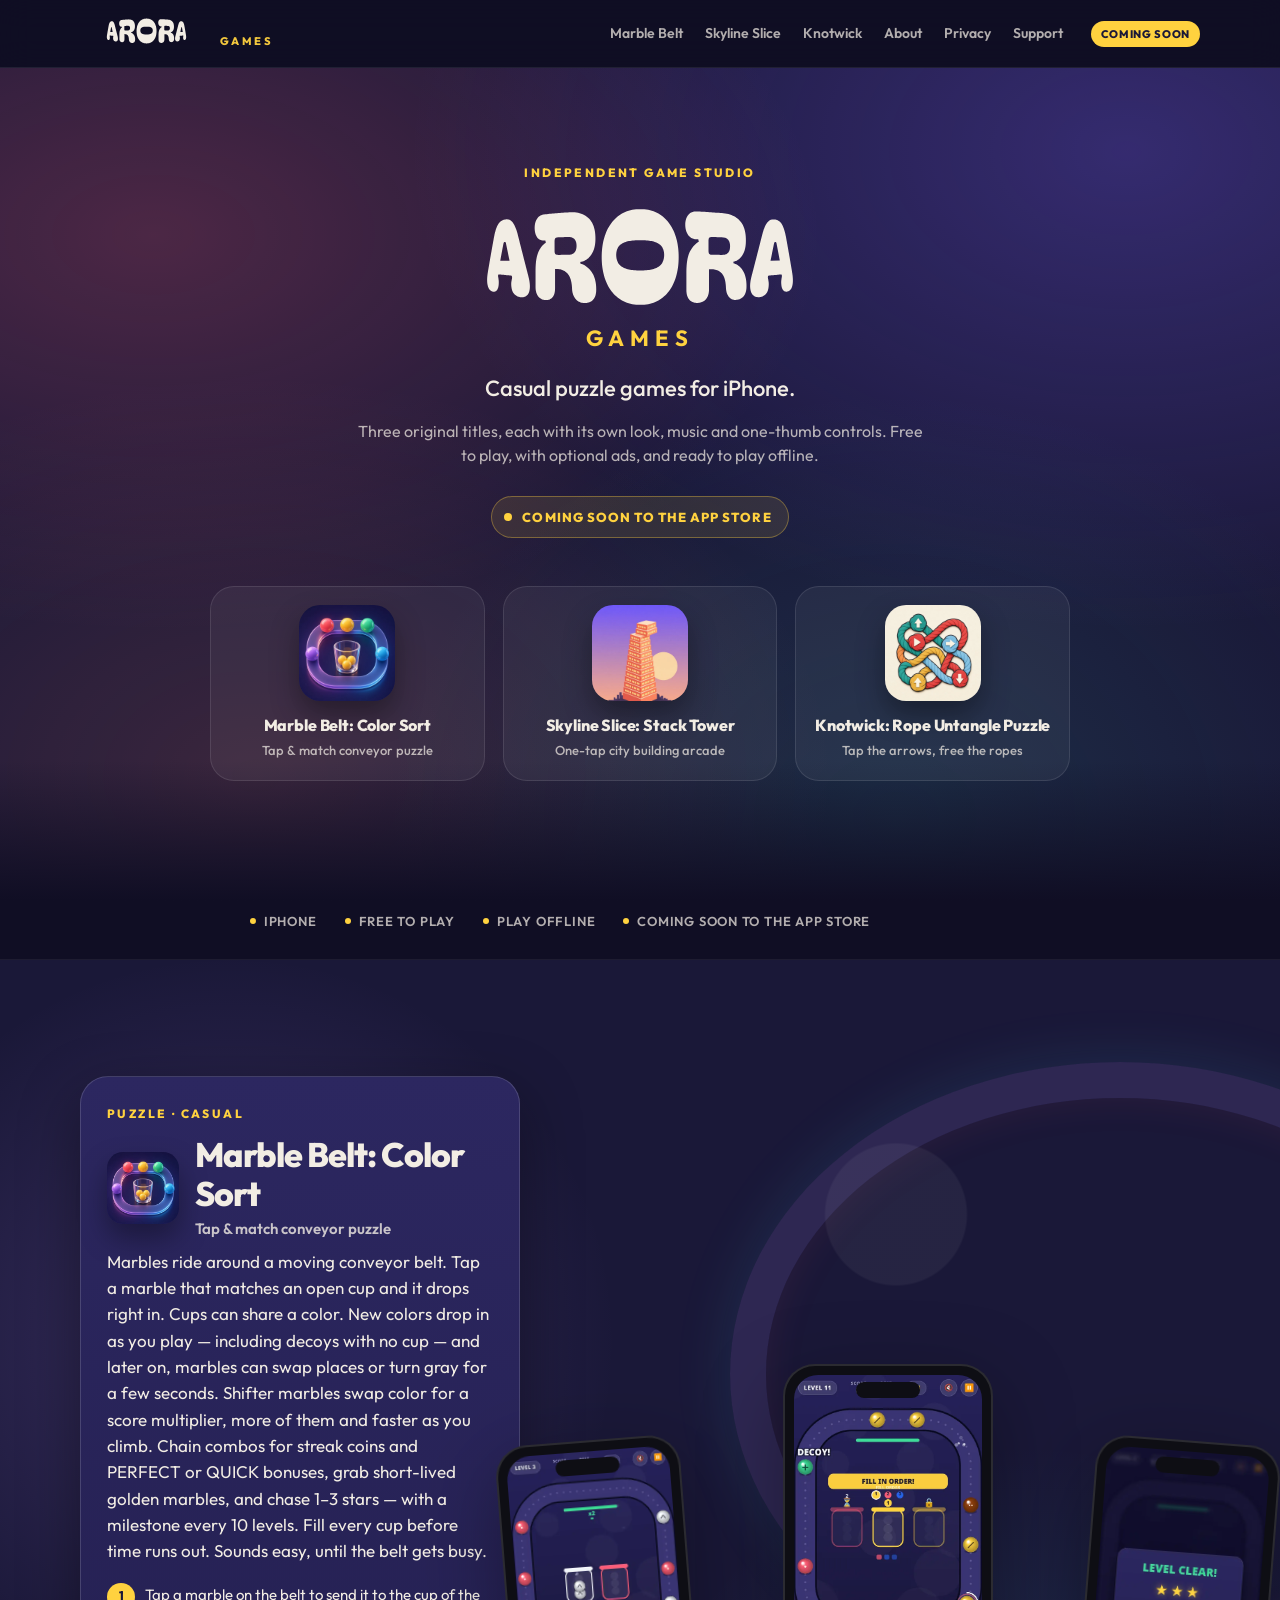
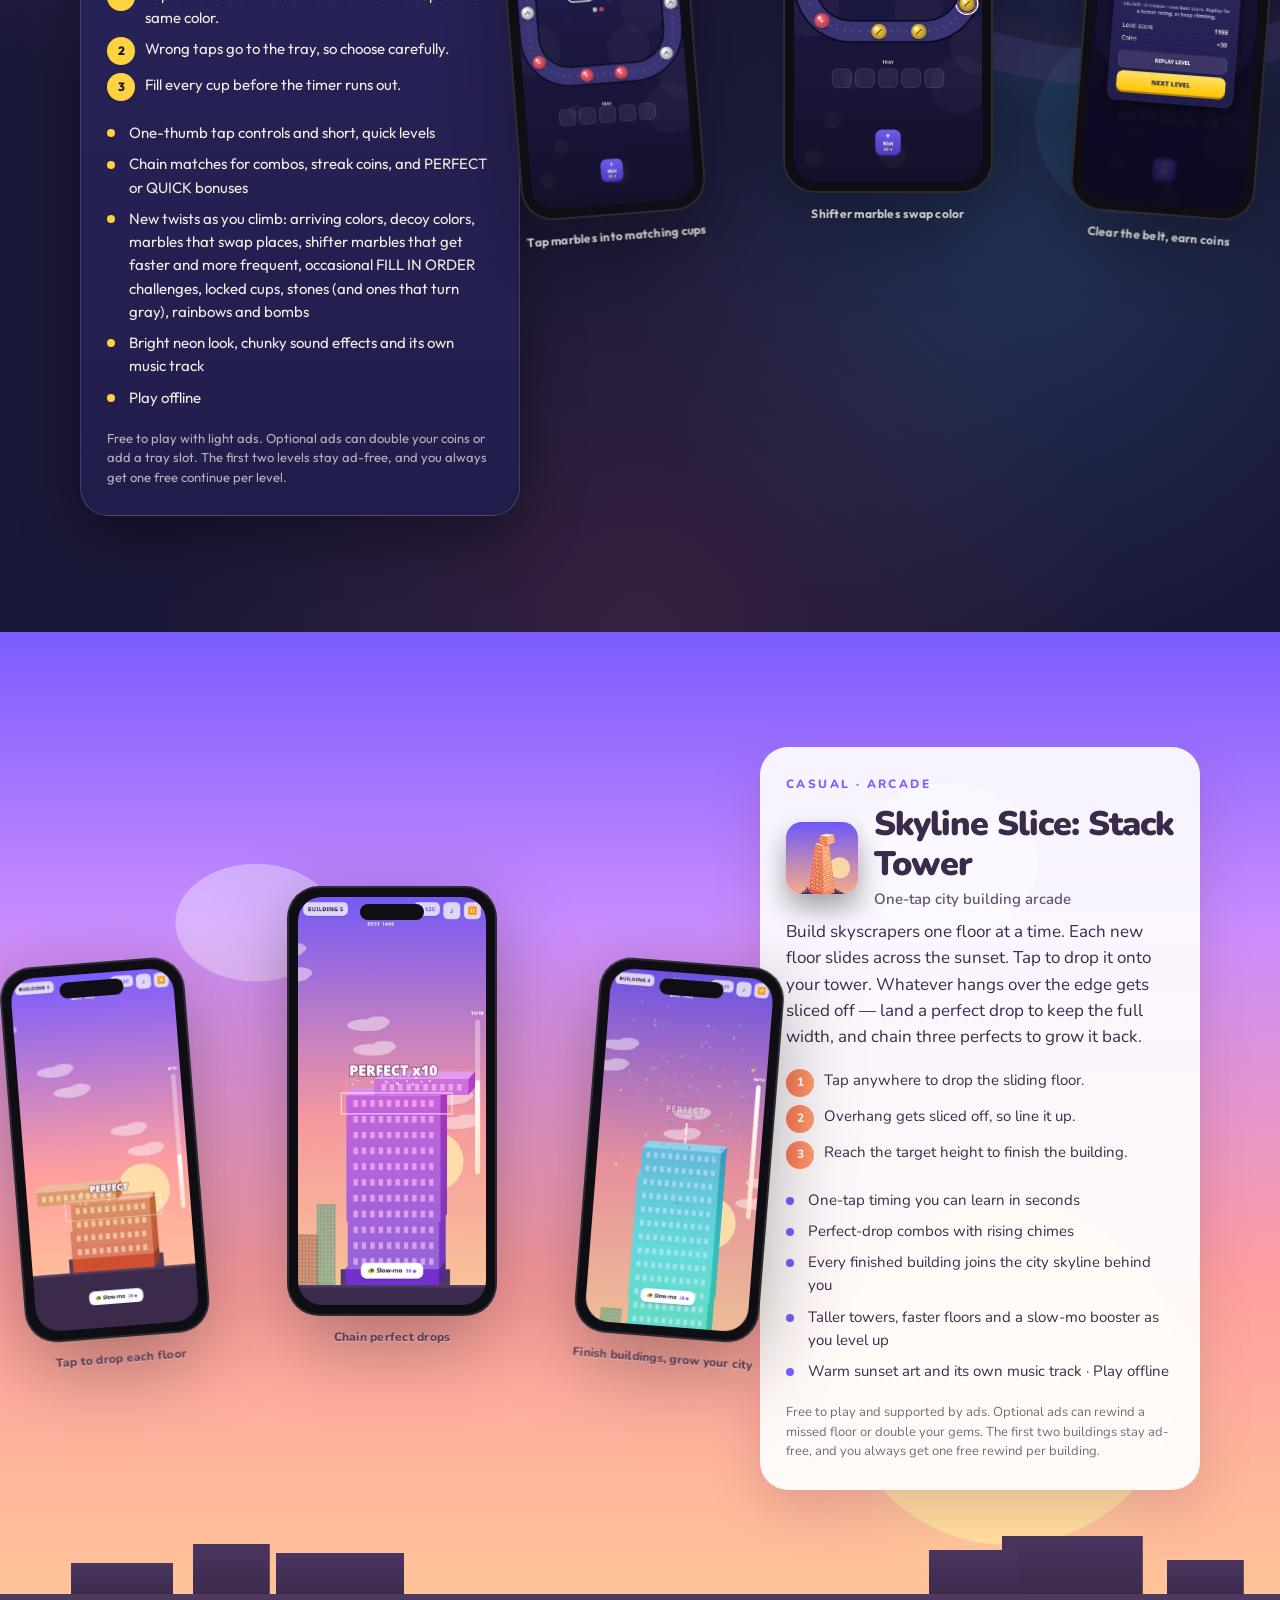
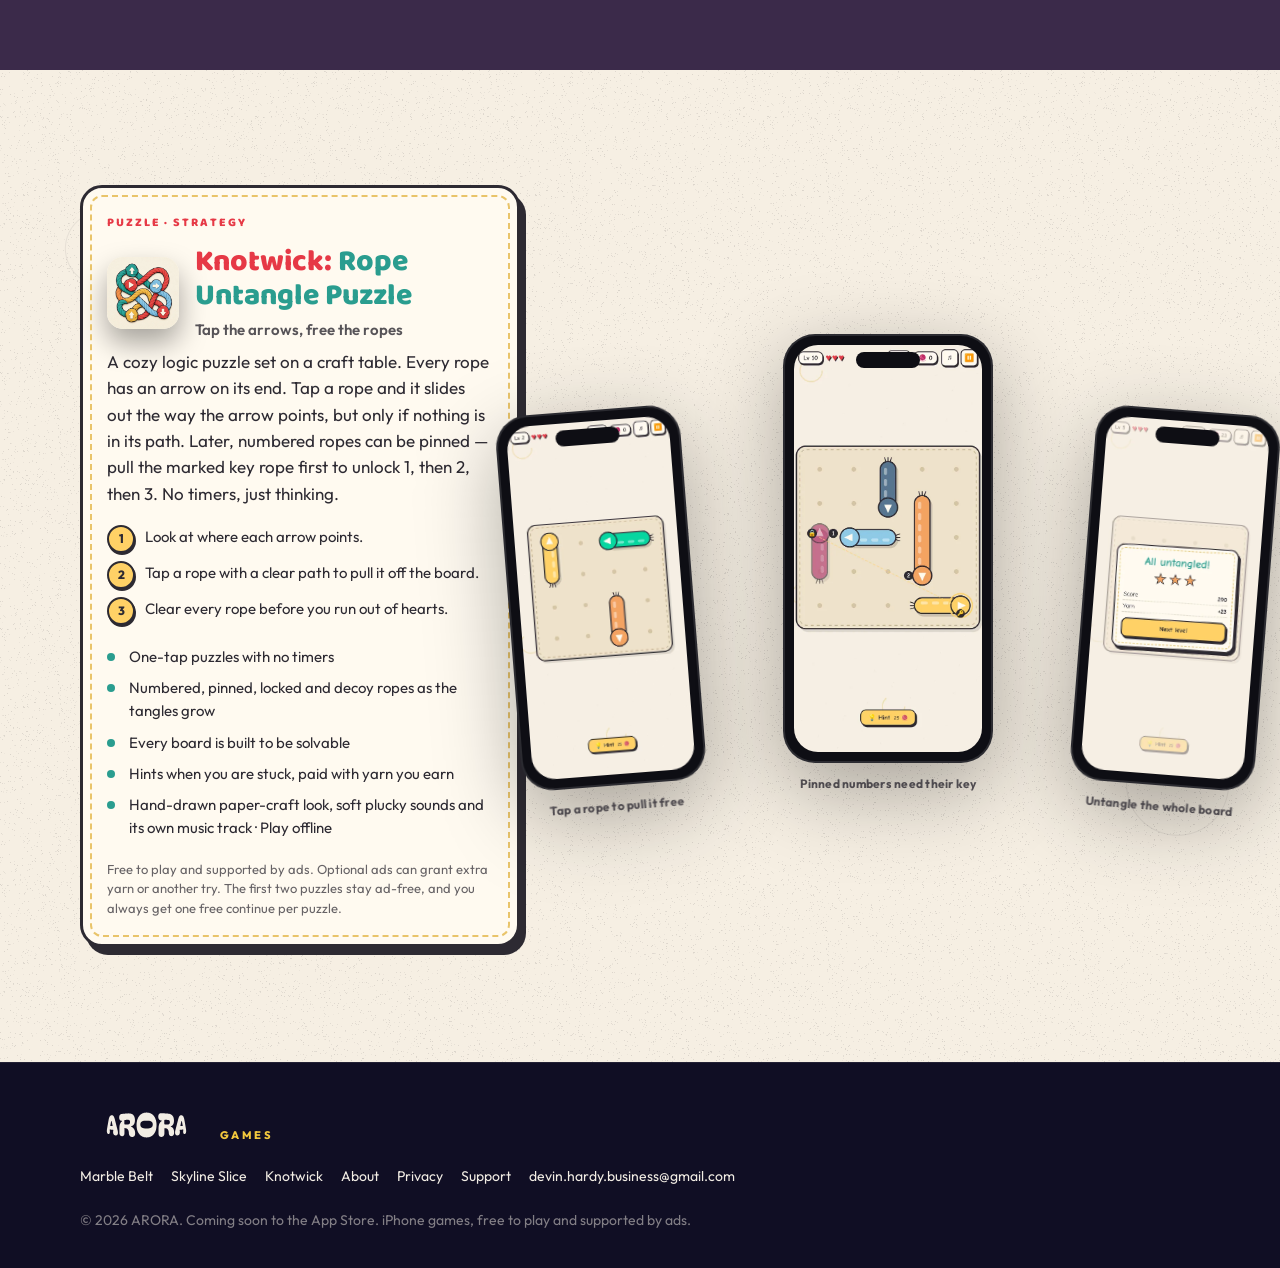
<file: index.html>
<!doctype html>
<html lang="en">
<head>
  <meta charset="utf-8">
  <meta name="viewport" content="width=device-width, initial-scale=1">
  <title>ARORA Games — Casual puzzles for iPhone</title>
  <meta name="description" content="ARORA Games makes original casual puzzle games for iPhone: Marble Belt, Skyline Slice and Knotwick. Coming soon to the App Store.">
  <link rel="canonical" href="https://1arora1.github.io/">
  <meta property="og:type" content="website">
  <meta property="og:title" content="ARORA Games — Casual puzzles for iPhone">
  <meta property="og:description" content="Three original casual puzzle games for iPhone. Coming soon to the App Store.">
  <meta property="og:url" content="https://1arora1.github.io/">
  <meta property="og:image" content="https://1arora1.github.io/img/og.jpg">
  <meta name="twitter:card" content="summary_large_image">
  <meta name="theme-color" content="#1a1838">
  <link rel="icon" href="favicon.svg" type="image/svg+xml">
  <link rel="icon" href="favicon-32.png" sizes="32x32" type="image/png">
  <link rel="apple-touch-icon" href="apple-touch-icon.png">
  <link rel="preconnect" href="https://fonts.googleapis.com">
  <link rel="preconnect" href="https://fonts.gstatic.com" crossorigin>
  <link href="https://fonts.googleapis.com/css2?family=Baloo+2:wght@700;800&family=Nunito:wght@600;700;800;900&family=Outfit:wght@400;500;600;700;800&display=swap" rel="stylesheet">
  <link rel="stylesheet" href="site.css">
</head>
<body>
  <a class="skip" href="#main">Skip to content</a>
  <header class="nav">
    <div class="nav-inner">
      <a class="brand" href="index.html" aria-label="ARORA Games home">
        <span class="wordmark" aria-hidden="true"></span>
        <small>Games</small>
      </a>
      <button class="nav-toggle" type="button" aria-expanded="false" aria-controls="nav-links" aria-label="Open menu"><span></span></button>
      <ul class="nav-links" id="nav-links">
        <li><a href="#marble-belt">Marble Belt</a></li>
        <li><a href="#skyline-slice">Skyline Slice</a></li>
        <li><a href="#knotwick">Knotwick</a></li>
        <li><a href="about.html">About</a></li>
        <li><a href="privacy.html">Privacy</a></li>
        <li><a href="support.html">Support</a></li>
        <li><span class="soon-chip">Coming soon</span></li>
      </ul>
    </div>
  </header>

  <main id="main">
    <section class="hero">
      <div class="wrap hero-inner">
        <p class="kicker">Independent game studio</p>
        <div class="wordmark wordmark-lg hero-mark" role="img" aria-label="ARORA"></div>
        <h1>Games</h1>
        <p class="lede">Casual puzzle games for iPhone.</p>
        <p class="sublede">Three original titles, each with its own look, music and one-thumb controls. Free to play, with optional ads, and ready to play offline.</p>
        <p class="badge-soon"><span class="dot" aria-hidden="true"></span> Coming soon to the App Store</p>
        <ul class="game-jump" id="games">
          <li class="reveal">
            <a href="#marble-belt">
              <img class="icon-app" src="icon-marble-belt.webp" width="96" height="96" alt="">
              <div>
                <strong>Marble Belt: Color Sort</strong>
                <span>Tap &amp; match conveyor puzzle</span>
              </div>
            </a>
          </li>
          <li class="reveal">
            <a href="#skyline-slice">
              <img class="icon-app" src="icon-skyline-slice.webp" width="96" height="96" alt="">
              <div>
                <strong>Skyline Slice: Stack Tower</strong>
                <span>One-tap city building arcade</span>
              </div>
            </a>
          </li>
          <li class="reveal">
            <a href="#knotwick">
              <img class="icon-app" src="icon-knotwick.webp" width="96" height="96" alt="">
              <div>
                <strong>Knotwick: Rope Untangle Puzzle</strong>
                <span>Tap the arrows, free the ropes</span>
              </div>
            </a>
          </li>
        </ul>
      </div>
    </section>

    <div class="facts">
      <ul class="wrap">
        <li>iPhone</li>
        <li>Free to play</li>
        <li>Play offline</li>
        <li>Coming soon to the App Store</li>
      </ul>
    </div>

    <section class="game theme-mb" id="marble-belt" aria-labelledby="mb-title">
      <div class="belt" aria-hidden="true"></div>
      <div class="bokeh" aria-hidden="true"></div>
      <div class="wrap game-grid">
        <div class="copy">
          <p class="kicker">Puzzle · Casual</p>
          <div class="game-head">
            <img class="icon-app" src="icon-marble-belt.webp" width="72" height="72" alt="">
            <div>
              <h2 id="mb-title">Marble Belt: Color Sort</h2>
              <p>Tap &amp; match conveyor puzzle</p>
            </div>
          </div>
          <p class="deck">Marbles ride around a moving conveyor belt. Tap a marble that matches an open cup and it drops right in. Cups can share a color. New colors drop in as you play — including decoys with no cup — and later on, marbles can swap places or turn gray for a few seconds. Shifter marbles swap color for a score multiplier, more of them and faster as you climb. Chain combos for streak coins and PERFECT or QUICK bonuses, grab short-lived golden marbles, and chase 1–3 stars — with a milestone every 10 levels. Fill every cup before time runs out. Sounds easy, until the belt gets busy.</p>
          <ol class="howto">
            <li><span class="n">1</span><span>Tap a marble on the belt to send it to the cup of the same color.</span></li>
            <li><span class="n">2</span><span>Wrong taps go to the tray, so choose carefully.</span></li>
            <li><span class="n">3</span><span>Fill every cup before the timer runs out.</span></li>
          </ol>
          <ul class="features">
            <li>One-thumb tap controls and short, quick levels</li>
            <li>Chain matches for combos, streak coins, and PERFECT or QUICK bonuses</li>
            <li>New twists as you climb: arriving colors, decoy colors, marbles that swap places, shifter marbles that get faster and more frequent, occasional FILL IN ORDER challenges, locked cups, stones (and ones that turn gray), rainbows and bombs</li>
            <li>Bright neon look, chunky sound effects and its own music track</li>
            <li>Play offline</li>
          </ul>
          <p class="fine">Free to play with light ads. Optional ads can double your coins or add a tray slot. The first two levels stay ad-free, and you always get one free continue per level.</p>
        </div>
        <div class="phones" aria-label="Marble Belt screenshots">
          <figure class="device">
            <div class="frame">
              <span class="island" aria-hidden="true"></span>
              <img src="mb-1.webp" width="540" height="1173" alt="Marble Belt: colored marbles travel a neon conveyor around two matching cups.">
            </div>
            <figcaption>Tap marbles into matching cups</figcaption>
          </figure>
          <figure class="device">
            <div class="frame">
              <span class="island" aria-hidden="true"></span>
              <img src="mb-3.webp" width="540" height="1173" alt="Marble Belt: a FILL IN ORDER! pop-up challenge with numbered cups on the belt.">
            </div>
            <figcaption>Shifter marbles swap color</figcaption>
          </figure>
          <figure class="device">
            <div class="frame">
              <span class="island" aria-hidden="true"></span>
              <img src="mb-5.webp" width="540" height="1173" alt="Marble Belt: a 3-star win screen after clearing the belt.">
            </div>
            <figcaption>Clear the belt, earn coins</figcaption>
          </figure>
        </div>
      </div>
    </section>

    <section class="game theme-sky" id="skyline-slice" aria-labelledby="sky-title">
      <div class="clouds" aria-hidden="true"></div>
      <div class="sun" aria-hidden="true"></div>
      <div class="skyline-sil" aria-hidden="true"></div>
      <div class="ground" aria-hidden="true"></div>
      <div class="wrap game-grid flip">
        <div class="copy">
          <p class="kicker">Casual · Arcade</p>
          <div class="game-head">
            <img class="icon-app" src="icon-skyline-slice.webp" width="72" height="72" alt="">
            <div>
              <h2 id="sky-title">Skyline Slice: Stack Tower</h2>
              <p>One-tap city building arcade</p>
            </div>
          </div>
          <p class="deck">Build skyscrapers one floor at a time. Each new floor slides across the sunset. Tap to drop it onto your tower. Whatever hangs over the edge gets sliced off — land a perfect drop to keep the full width, and chain three perfects to grow it back.</p>
          <ol class="howto">
            <li><span class="n">1</span><span>Tap anywhere to drop the sliding floor.</span></li>
            <li><span class="n">2</span><span>Overhang gets sliced off, so line it up.</span></li>
            <li><span class="n">3</span><span>Reach the target height to finish the building.</span></li>
          </ol>
          <ul class="features">
            <li>One-tap timing you can learn in seconds</li>
            <li>Perfect-drop combos with rising chimes</li>
            <li>Every finished building joins the city skyline behind you</li>
            <li>Taller towers, faster floors and a slow-mo booster as you level up</li>
            <li>Warm sunset art and its own music track · Play offline</li>
          </ul>
          <p class="fine">Free to play and supported by ads. Optional ads can rewind a missed floor or double your gems. The first two buildings stay ad-free, and you always get one free rewind per building.</p>
        </div>
        <div class="phones" aria-label="Skyline Slice screenshots">
          <figure class="device">
            <div class="frame">
              <span class="island" aria-hidden="true"></span>
              <img src="sky-1.webp" width="540" height="1173" alt="Skyline Slice: a coral tower against a sunset sky, with a perfect drop.">
            </div>
            <figcaption>Tap to drop each floor</figcaption>
          </figure>
          <figure class="device">
            <div class="frame">
              <span class="island" aria-hidden="true"></span>
              <img src="sky-3.webp" width="540" height="1173" alt="Skyline Slice: chaining perfect drops to keep the tower wide.">
            </div>
            <figcaption>Chain perfect drops</figcaption>
          </figure>
          <figure class="device">
            <div class="frame">
              <span class="island" aria-hidden="true"></span>
              <img src="sky-5.webp" width="540" height="1173" alt="Skyline Slice: a finished building joining a growing city skyline.">
            </div>
            <figcaption>Finish buildings, grow your city</figcaption>
          </figure>
        </div>
      </div>
    </section>

    <section class="game theme-kn" id="knotwick" aria-labelledby="kn-title">
      <div class="doodle" aria-hidden="true"></div>
      <div class="wrap game-grid">
        <div class="copy">
          <p class="kicker">Puzzle · Strategy</p>
          <div class="game-head">
            <img class="icon-app" src="icon-knotwick.webp" width="72" height="72" alt="">
            <div>
              <h2 id="kn-title">Knotwick: <span>Rope Untangle Puzzle</span></h2>
              <p>Tap the arrows, free the ropes</p>
            </div>
          </div>
          <p class="deck">A cozy logic puzzle set on a craft table. Every rope has an arrow on its end. Tap a rope and it slides out the way the arrow points, but only if nothing is in its path. Later, numbered ropes can be pinned — pull the marked key rope first to unlock 1, then 2, then 3. No timers, just thinking.</p>
          <ol class="howto">
            <li><span class="n">1</span><span>Look at where each arrow points.</span></li>
            <li><span class="n">2</span><span>Tap a rope with a clear path to pull it off the board.</span></li>
            <li><span class="n">3</span><span>Clear every rope before you run out of hearts.</span></li>
          </ol>
          <ul class="features">
            <li>One-tap puzzles with no timers</li>
            <li>Numbered, pinned, locked and decoy ropes as the tangles grow</li>
            <li>Every board is built to be solvable</li>
            <li>Hints when you are stuck, paid with yarn you earn</li>
            <li>Hand-drawn paper-craft look, soft plucky sounds and its own music track · Play offline</li>
          </ul>
          <p class="fine">Free to play and supported by ads. Optional ads can grant extra yarn or another try. The first two puzzles stay ad-free, and you always get one free continue per puzzle.</p>
        </div>
        <div class="phones" aria-label="Knotwick screenshots">
          <figure class="device">
            <div class="frame">
              <span class="island" aria-hidden="true"></span>
              <img src="kn-1.webp" width="540" height="1173" alt="Knotwick: three colored ropes with arrows on a stitched craft board.">
            </div>
            <figcaption>Tap a rope to pull it free</figcaption>
          </figure>
          <figure class="device">
            <div class="frame">
              <span class="island" aria-hidden="true"></span>
              <img src="kn-3.webp" width="540" height="1173" alt="Knotwick: a numbered rope is pinned, with a dashed line to its gold-ring key rope.">
            </div>
            <figcaption>Pinned numbers need their key</figcaption>
          </figure>
          <figure class="device">
            <div class="frame">
              <span class="island" aria-hidden="true"></span>
              <img src="kn-5.webp" width="540" height="1173" alt="Knotwick: a larger tangle cleared from the craft table.">
            </div>
            <figcaption>Untangle the whole board</figcaption>
          </figure>
        </div>
      </div>
    </section>
  </main>

  <footer class="footer">
    <div class="wrap footer-inner">
      <a class="brand" href="index.html" aria-label="ARORA Games home">
        <span class="wordmark" aria-hidden="true"></span>
        <small>Games</small>
      </a>
      <nav class="footer-links" aria-label="Footer">
        <a href="#marble-belt">Marble Belt</a>
        <a href="#skyline-slice">Skyline Slice</a>
        <a href="#knotwick">Knotwick</a>
        <a href="about.html">About</a>
        <a href="privacy.html">Privacy</a>
        <a href="support.html">Support</a>
        <a href="mailto:devin.hardy.business@gmail.com">devin.hardy.business@gmail.com</a>
      </nav>
      <p class="legal">© 2026 ARORA. Coming soon to the App Store. iPhone games, free to play and supported by ads.</p>
    </div>
  </footer>
  <script src="site.js"></script>
</body>
</html>
</file>
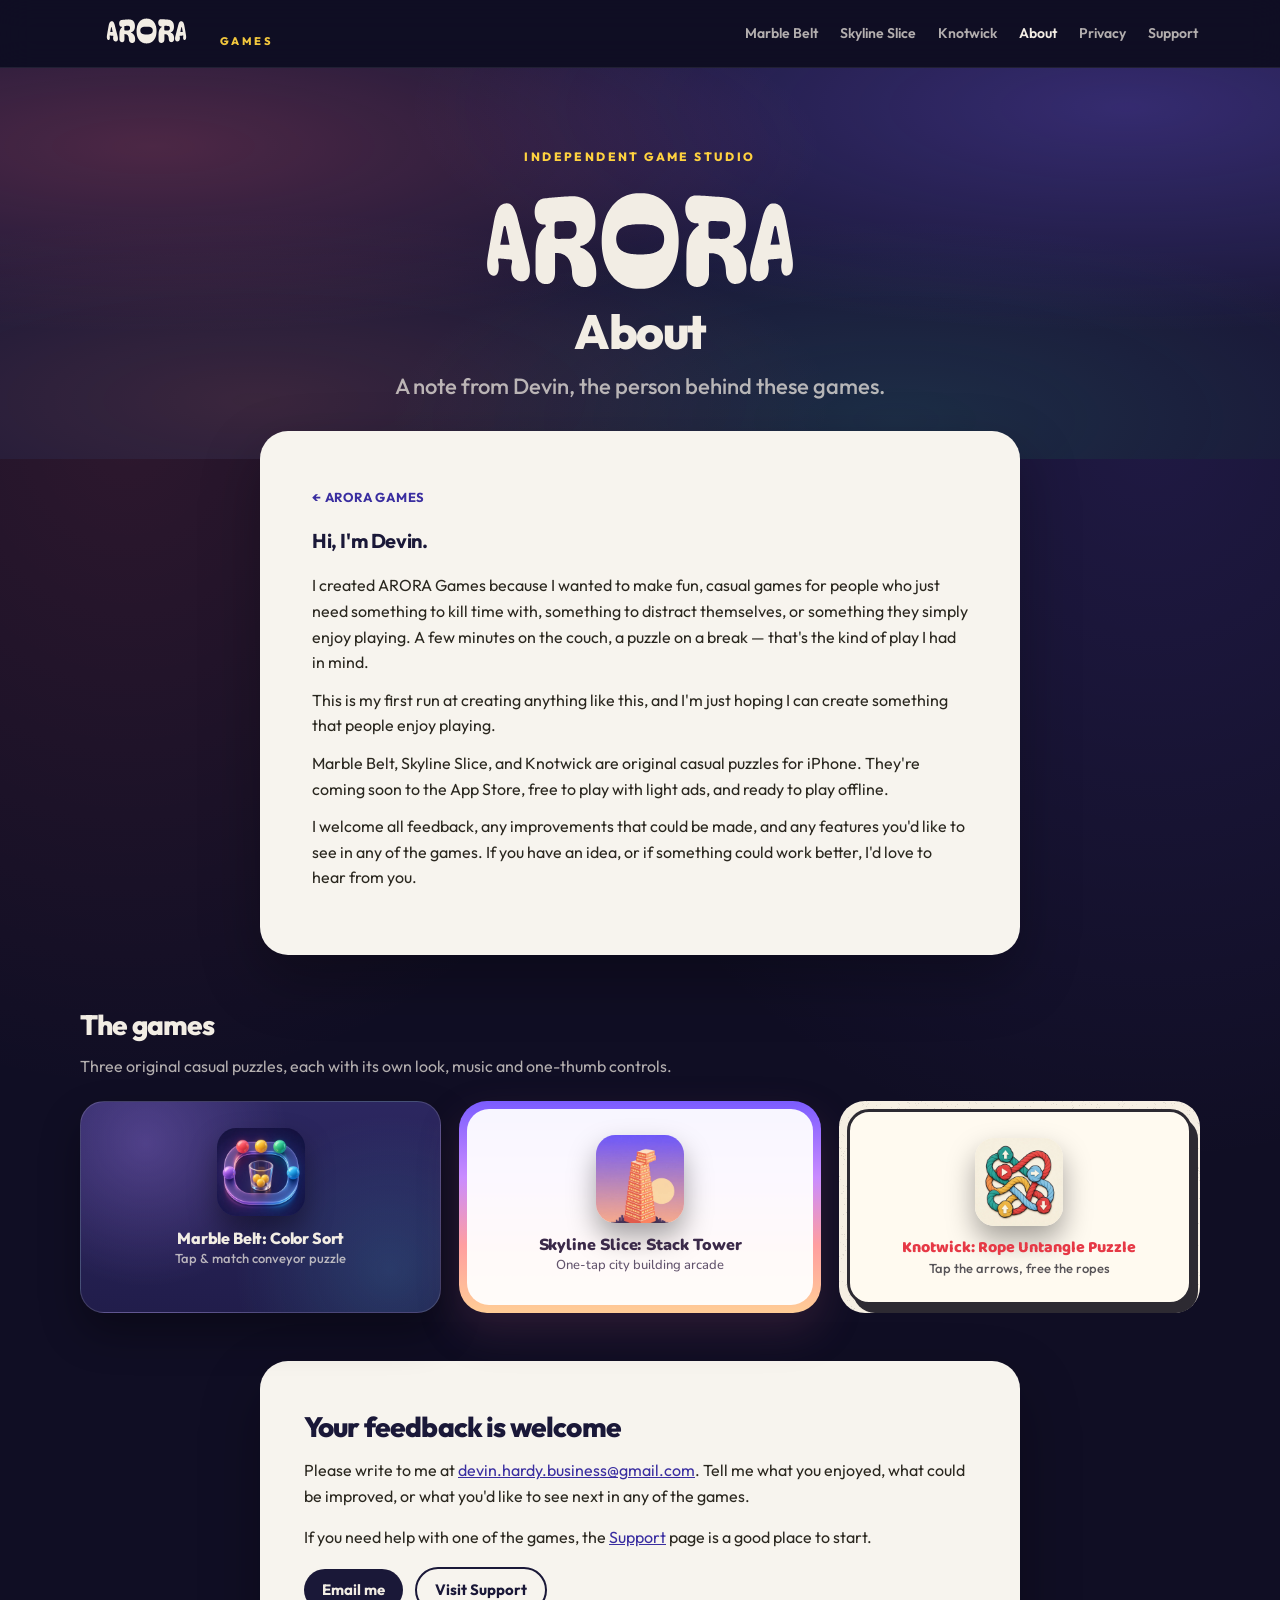
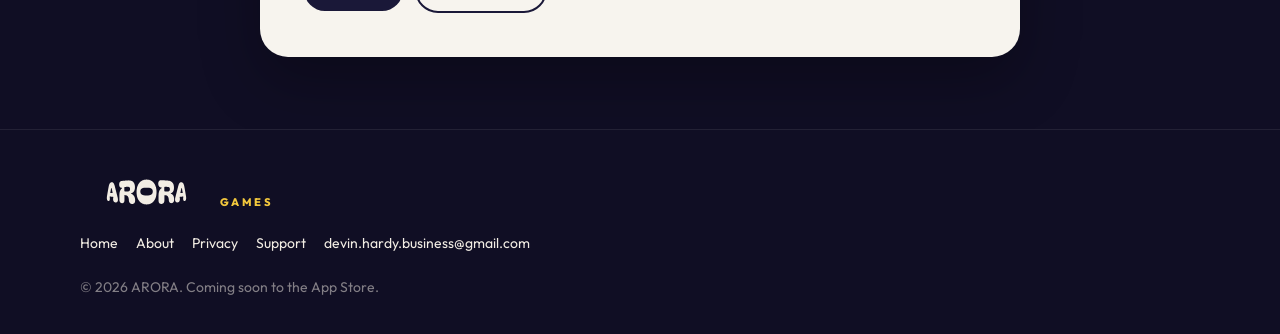
<file: about.html>
<!doctype html>
<html lang="en">
<head>
  <meta charset="utf-8">
  <meta name="viewport" content="width=device-width, initial-scale=1">
  <title>About ARORA Games</title>
  <meta name="description" content="A note from Devin at ARORA Games: why these casual iPhone puzzles exist, and how to share feedback on Marble Belt, Skyline Slice and Knotwick.">
  <link rel="canonical" href="https://1arora1.github.io/about.html">
  <meta property="og:type" content="website">
  <meta property="og:title" content="About ARORA Games">
  <meta property="og:description" content="A note from Devin: why ARORA Games exists, and how to share feedback.">
  <meta property="og:url" content="https://1arora1.github.io/about.html">
  <meta property="og:image" content="https://1arora1.github.io/og.jpg">
  <meta name="twitter:card" content="summary_large_image">
  <meta name="theme-color" content="#1a1838">
  <link rel="icon" href="favicon.svg" type="image/svg+xml">
  <link rel="icon" href="favicon-32.png" sizes="32x32" type="image/png">
  <link rel="apple-touch-icon" href="apple-touch-icon.png">
  <link rel="preconnect" href="https://fonts.googleapis.com">
  <link rel="preconnect" href="https://fonts.gstatic.com" crossorigin>
  <link href="https://fonts.googleapis.com/css2?family=Baloo+2:wght@700;800&family=Nunito:wght@600;700;800;900&family=Outfit:wght@400;500;600;700;800&display=swap" rel="stylesheet">
  <link rel="stylesheet" href="site.css">
</head>
<body>
  <a class="skip" href="#main">Skip to content</a>
  <header class="nav">
    <div class="nav-inner">
      <a class="brand" href="index.html" aria-label="ARORA Games home">
        <span class="wordmark" aria-hidden="true"></span>
        <small>Games</small>
      </a>
      <button class="nav-toggle" type="button" aria-expanded="false" aria-controls="nav-links" aria-label="Open menu"><span></span></button>
      <ul class="nav-links" id="nav-links">
        <li><a href="index.html#marble-belt">Marble Belt</a></li>
        <li><a href="index.html#skyline-slice">Skyline Slice</a></li>
        <li><a href="index.html#knotwick">Knotwick</a></li>
        <li><a href="about.html" aria-current="page">About</a></li>
        <li><a href="privacy.html">Privacy</a></li>
        <li><a href="support.html">Support</a></li>
      </ul>
    </div>
  </header>

  <main id="main">
    <section class="about-hero">
      <div class="wrap">
        <p class="kicker">Independent game studio</p>
        <div class="wordmark wordmark-lg hero-mark" role="img" aria-label="ARORA"></div>
        <h1>About</h1>
        <p class="lede">A note from Devin, the person behind these games.</p>
      </div>
    </section>

    <div class="about-body">
      <article class="article about-letter">
        <a class="crumb" href="index.html">← ARORA Games</a>
        <p class="lead">Hi, I'm Devin.</p>
        <p>I created ARORA Games because I wanted to make fun, casual games for people who just need something to kill time with, something to distract themselves, or something they simply enjoy playing. A few minutes on the couch, a puzzle on a break — that's the kind of play I had in mind.</p>
        <p>This is my first run at creating anything like this, and I'm just hoping I can create something that people enjoy playing.</p>
        <p>Marble Belt, Skyline Slice, and Knotwick are original casual puzzles for iPhone. They're coming soon to the App Store, free to play with light ads, and ready to play offline.</p>
        <p>I welcome all feedback, any improvements that could be made, and any features you'd like to see in any of the games. If you have an idea, or if something could work better, I'd love to hear from you.</p>
      </article>

      <section class="about-games-wrap" aria-labelledby="about-games-title">
        <h2 id="about-games-title">The games</h2>
        <p>Three original casual puzzles, each with its own look, music and one-thumb controls.</p>
        <ul class="about-games">
          <li class="about-game about-game-mb reveal">
            <a href="index.html#marble-belt">
              <img class="icon-app" src="icon-marble-belt.webp" width="88" height="88" alt="">
              <div>
                <strong>Marble Belt: Color Sort</strong>
                <span>Tap &amp; match conveyor puzzle</span>
              </div>
            </a>
          </li>
          <li class="about-game about-game-sky reveal">
            <a href="index.html#skyline-slice">
              <img class="icon-app" src="icon-skyline-slice.webp" width="88" height="88" alt="">
              <div>
                <strong>Skyline Slice: Stack Tower</strong>
                <span>One-tap city building arcade</span>
              </div>
            </a>
          </li>
          <li class="about-game about-game-kn reveal">
            <a href="index.html#knotwick">
              <img class="icon-app" src="icon-knotwick.webp" width="88" height="88" alt="">
              <div>
                <strong>Knotwick: Rope Untangle Puzzle</strong>
                <span>Tap the arrows, free the ropes</span>
              </div>
            </a>
          </li>
        </ul>
      </section>

      <section class="about-feedback" aria-labelledby="about-feedback-title">
        <h2 id="about-feedback-title">Your feedback is welcome</h2>
        <p>Please write to me at <a href="mailto:devin.hardy.business@gmail.com?subject=ARORA%20Games%20feedback">devin.hardy.business@gmail.com</a>. Tell me what you enjoyed, what could be improved, or what you'd like to see next in any of the games.</p>
        <p>If you need help with one of the games, the <a href="support.html">Support</a> page is a good place to start.</p>
        <div class="about-actions">
          <a class="about-cta" href="mailto:devin.hardy.business@gmail.com?subject=ARORA%20Games%20feedback">Email me</a>
          <a class="about-cta about-cta-alt" href="support.html">Visit Support</a>
        </div>
      </section>
    </div>
  </main>

  <footer class="footer">
    <div class="wrap footer-inner">
      <a class="brand" href="index.html" aria-label="ARORA Games home">
        <span class="wordmark" aria-hidden="true"></span>
        <small>Games</small>
      </a>
      <nav class="footer-links" aria-label="Footer">
        <a href="index.html">Home</a>
        <a href="about.html">About</a>
        <a href="privacy.html">Privacy</a>
        <a href="support.html">Support</a>
        <a href="mailto:devin.hardy.business@gmail.com">devin.hardy.business@gmail.com</a>
      </nav>
      <p class="legal">© 2026 ARORA. Coming soon to the App Store.</p>
    </div>
  </footer>
  <script src="site.js"></script>
</body>
</html>
</file>
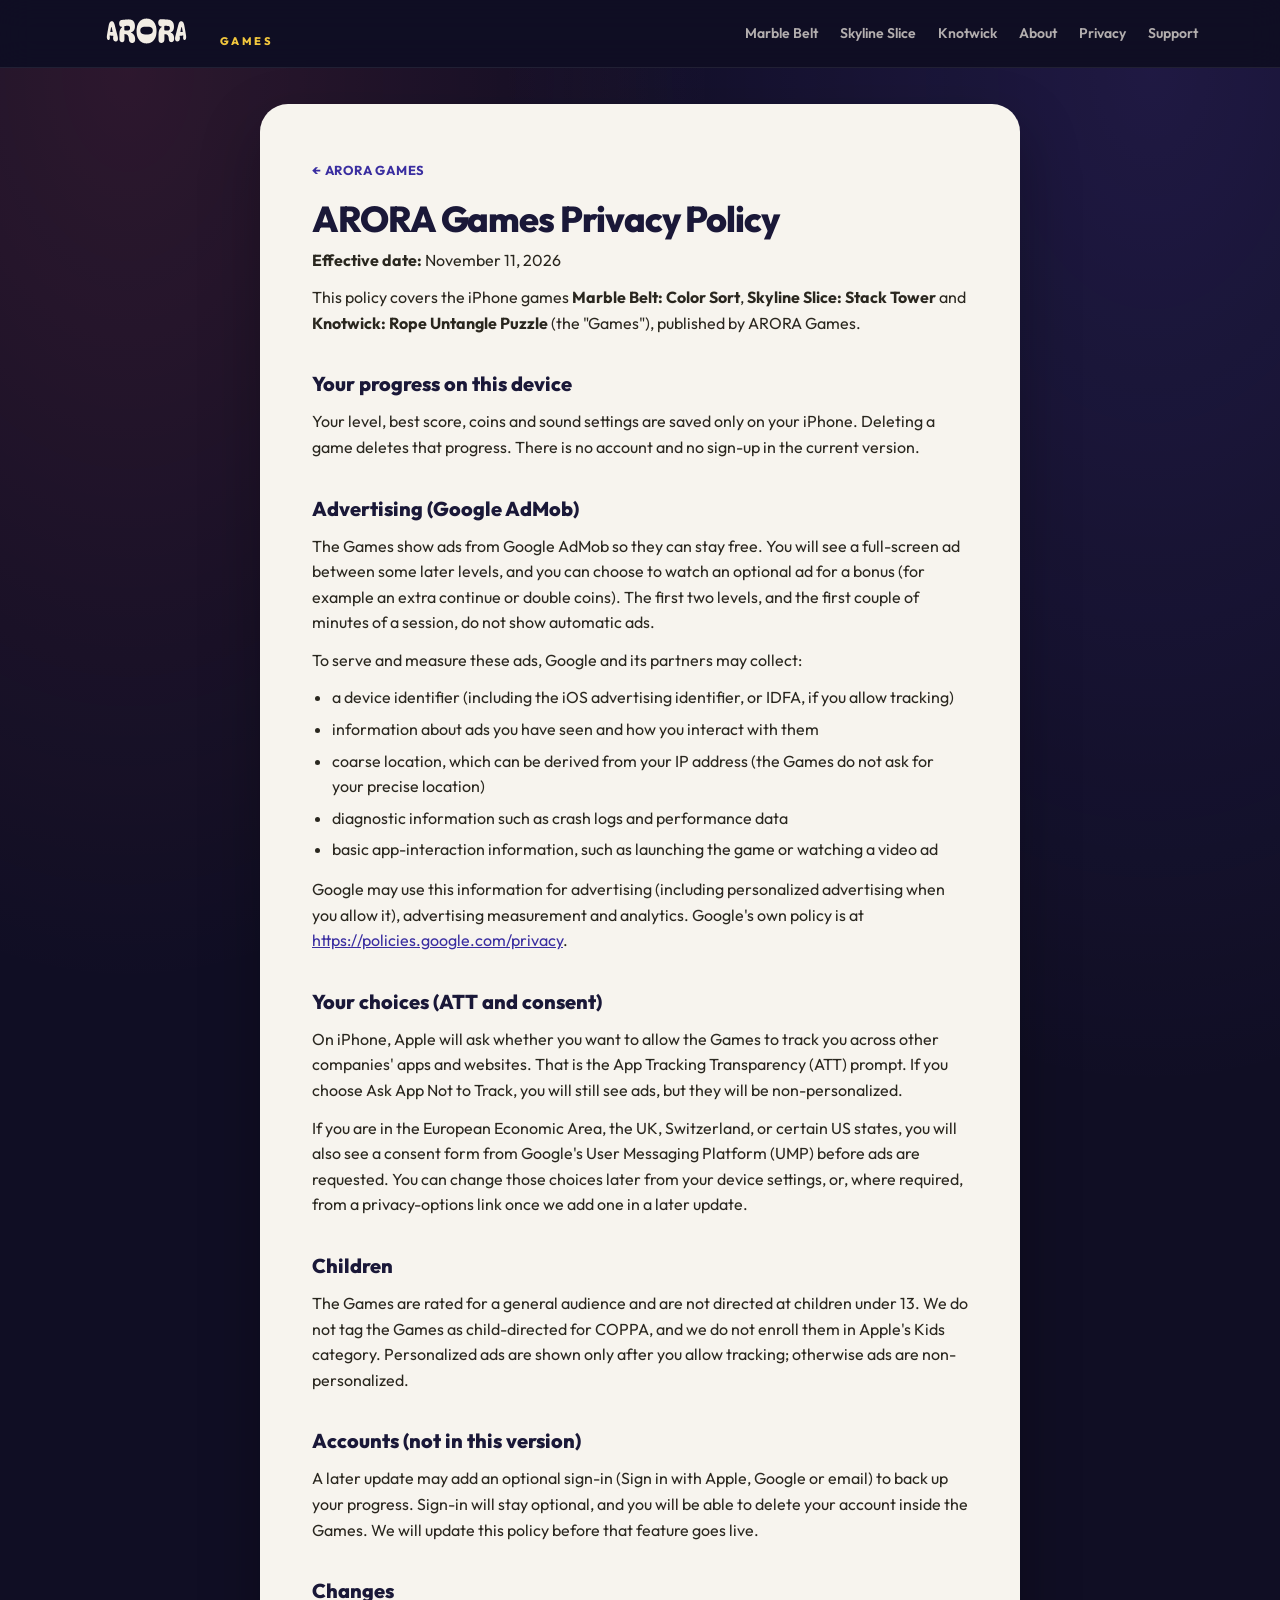
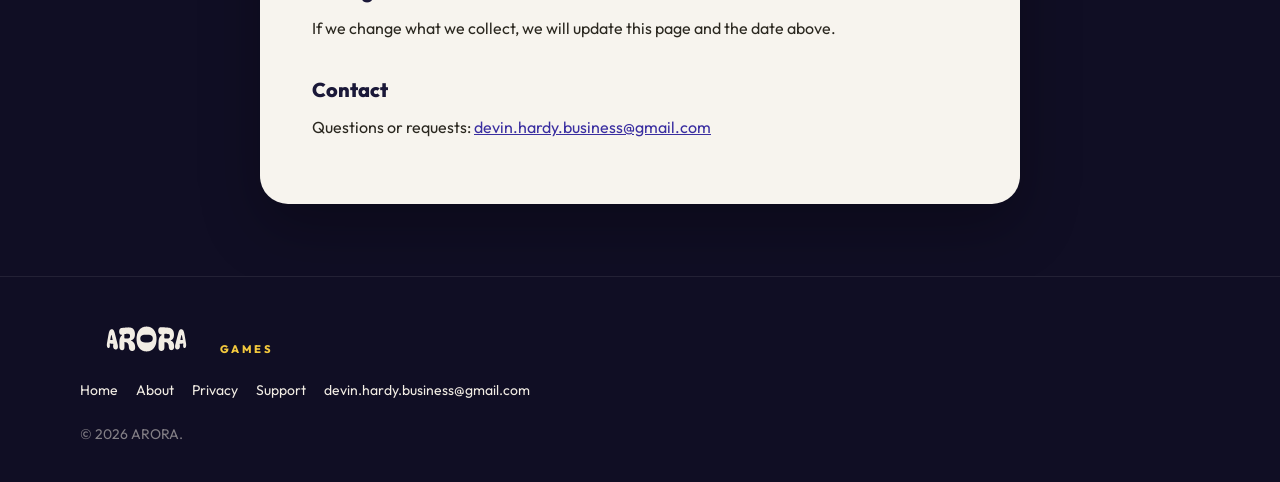
<file: privacy.html>
<!doctype html>
<html lang="en">
<head>
  <meta charset="utf-8">
  <meta name="viewport" content="width=device-width, initial-scale=1">
  <title>ARORA Games – Privacy Policy</title>
  <meta name="description" content="Privacy policy for ARORA Games iPhone titles: Marble Belt, Skyline Slice and Knotwick.">
  <link rel="canonical" href="https://1arora1.github.io/privacy.html">
  <meta property="og:type" content="website">
  <meta property="og:title" content="ARORA Games – Privacy Policy">
  <meta property="og:url" content="https://1arora1.github.io/privacy.html">
  <meta property="og:image" content="https://1arora1.github.io/og.jpg">
  <meta name="theme-color" content="#1a1838">
  <link rel="icon" href="favicon.svg" type="image/svg+xml">
  <link rel="icon" href="favicon-32.png" sizes="32x32" type="image/png">
  <link rel="apple-touch-icon" href="apple-touch-icon.png">
  <link rel="preconnect" href="https://fonts.googleapis.com">
  <link rel="preconnect" href="https://fonts.gstatic.com" crossorigin>
  <link href="https://fonts.googleapis.com/css2?family=Outfit:wght@400;500;600;700;800&display=swap" rel="stylesheet">
  <link rel="stylesheet" href="site.css">
</head>
<body>
  <a class="skip" href="#main">Skip to content</a>
  <header class="nav">
    <div class="nav-inner">
      <a class="brand" href="index.html" aria-label="ARORA Games home">
        <span class="wordmark" aria-hidden="true"></span>
        <small>Games</small>
      </a>
      <button class="nav-toggle" type="button" aria-expanded="false" aria-controls="nav-links" aria-label="Open menu"><span></span></button>
      <ul class="nav-links" id="nav-links">
        <li><a href="index.html#marble-belt">Marble Belt</a></li>
        <li><a href="index.html#skyline-slice">Skyline Slice</a></li>
        <li><a href="index.html#knotwick">Knotwick</a></li>
        <li><a href="about.html">About</a></li>
        <li><a href="privacy.html">Privacy</a></li>
        <li><a href="support.html">Support</a></li>
      </ul>
    </div>
  </header>

  <main id="main" class="page">
    <article class="article">
      <a class="crumb" href="index.html">← ARORA Games</a>
      <h1>ARORA Games Privacy Policy</h1>
      <p><b>Effective date:</b> November 11, 2026</p>
      <p>This policy covers the iPhone games <b>Marble Belt: Color Sort</b>, <b>Skyline Slice: Stack Tower</b> and <b>Knotwick: Rope Untangle Puzzle</b> (the "Games"), published by ARORA Games.</p>

      <h2>Your progress on this device</h2>
      <p>Your level, best score, coins and sound settings are saved only on your iPhone. Deleting a game deletes that progress. There is no account and no sign-up in the current version.</p>

      <h2>Advertising (Google AdMob)</h2>
      <p>The Games show ads from Google AdMob so they can stay free. You will see a full-screen ad between some later levels, and you can choose to watch an optional ad for a bonus (for example an extra continue or double coins). The first two levels, and the first couple of minutes of a session, do not show automatic ads.</p>
      <p>To serve and measure these ads, Google and its partners may collect:</p>
      <ul>
        <li>a device identifier (including the iOS advertising identifier, or IDFA, if you allow tracking)</li>
        <li>information about ads you have seen and how you interact with them</li>
        <li>coarse location, which can be derived from your IP address (the Games do not ask for your precise location)</li>
        <li>diagnostic information such as crash logs and performance data</li>
        <li>basic app-interaction information, such as launching the game or watching a video ad</li>
      </ul>
      <p>Google may use this information for advertising (including personalized advertising when you allow it), advertising measurement and analytics. Google's own policy is at <a href="https://policies.google.com/privacy">https://policies.google.com/privacy</a>.</p>

      <h2>Your choices (ATT and consent)</h2>
      <p>On iPhone, Apple will ask whether you want to allow the Games to track you across other companies' apps and websites. That is the App Tracking Transparency (ATT) prompt. If you choose Ask App Not to Track, you will still see ads, but they will be non-personalized.</p>
      <p>If you are in the European Economic Area, the UK, Switzerland, or certain US states, you will also see a consent form from Google's User Messaging Platform (UMP) before ads are requested. You can change those choices later from your device settings, or, where required, from a privacy-options link once we add one in a later update.</p>

      <h2>Children</h2>
      <p>The Games are rated for a general audience and are not directed at children under 13. We do not tag the Games as child-directed for COPPA, and we do not enroll them in Apple's Kids category. Personalized ads are shown only after you allow tracking; otherwise ads are non-personalized.</p>

      <h2>Accounts (not in this version)</h2>
      <p>A later update may add an optional sign-in (Sign in with Apple, Google or email) to back up your progress. Sign-in will stay optional, and you will be able to delete your account inside the Games. We will update this policy before that feature goes live.</p>

      <h2>Changes</h2>
      <p>If we change what we collect, we will update this page and the date above.</p>

      <h2>Contact</h2>
      <p>Questions or requests: <a href="mailto:devin.hardy.business@gmail.com">devin.hardy.business@gmail.com</a></p>
    </article>
  </main>

  <footer class="footer">
    <div class="wrap footer-inner">
      <a class="brand" href="index.html" aria-label="ARORA Games home">
        <span class="wordmark" aria-hidden="true"></span>
        <small>Games</small>
      </a>
      <nav class="footer-links" aria-label="Footer">
        <a href="index.html">Home</a>
        <a href="about.html">About</a>
        <a href="privacy.html">Privacy</a>
        <a href="support.html">Support</a>
        <a href="mailto:devin.hardy.business@gmail.com">devin.hardy.business@gmail.com</a>
      </nav>
      <p class="legal">© 2026 ARORA.</p>
    </div>
  </footer>
  <script src="site.js"></script>
</body>
</html>
</file>
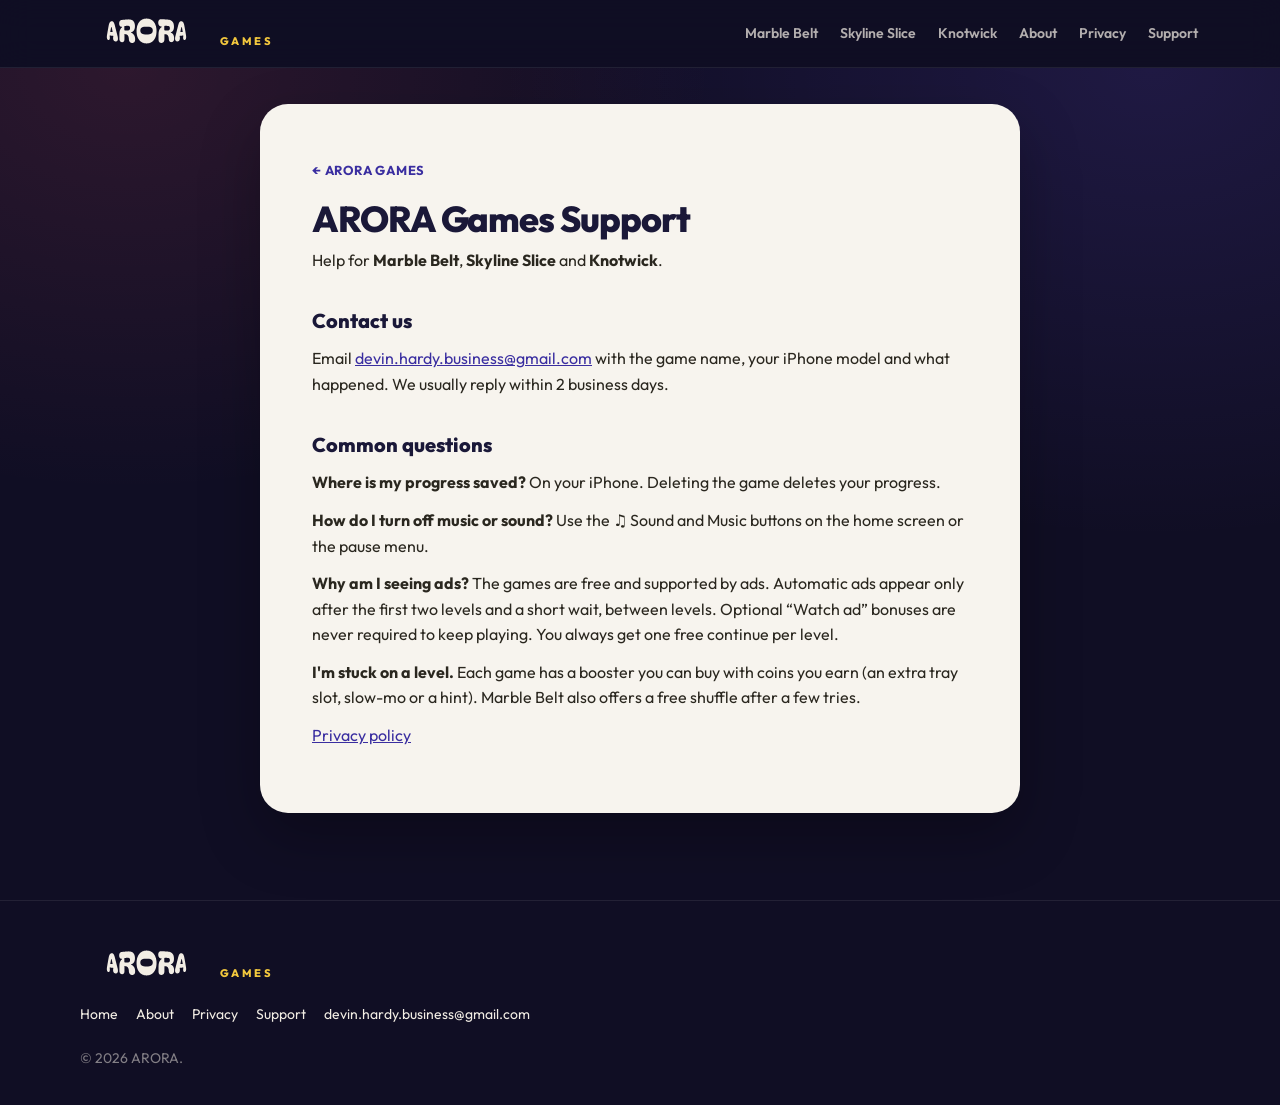
<file: support.html>
<!doctype html>
<html lang="en">
<head>
  <meta charset="utf-8">
  <meta name="viewport" content="width=device-width, initial-scale=1">
  <title>ARORA Games – Support</title>
  <meta name="description" content="Help and support for ARORA Games: Marble Belt, Skyline Slice and Knotwick.">
  <link rel="canonical" href="https://1arora1.github.io/support.html">
  <meta property="og:type" content="website">
  <meta property="og:title" content="ARORA Games – Support">
  <meta property="og:url" content="https://1arora1.github.io/support.html">
  <meta property="og:image" content="https://1arora1.github.io/og.jpg">
  <meta name="theme-color" content="#1a1838">
  <link rel="icon" href="favicon.svg" type="image/svg+xml">
  <link rel="icon" href="favicon-32.png" sizes="32x32" type="image/png">
  <link rel="apple-touch-icon" href="apple-touch-icon.png">
  <link rel="preconnect" href="https://fonts.googleapis.com">
  <link rel="preconnect" href="https://fonts.gstatic.com" crossorigin>
  <link href="https://fonts.googleapis.com/css2?family=Outfit:wght@400;500;600;700;800&display=swap" rel="stylesheet">
  <link rel="stylesheet" href="site.css">
</head>
<body>
  <a class="skip" href="#main">Skip to content</a>
  <header class="nav">
    <div class="nav-inner">
      <a class="brand" href="index.html" aria-label="ARORA Games home">
        <span class="wordmark" aria-hidden="true"></span>
        <small>Games</small>
      </a>
      <button class="nav-toggle" type="button" aria-expanded="false" aria-controls="nav-links" aria-label="Open menu"><span></span></button>
      <ul class="nav-links" id="nav-links">
        <li><a href="index.html#marble-belt">Marble Belt</a></li>
        <li><a href="index.html#skyline-slice">Skyline Slice</a></li>
        <li><a href="index.html#knotwick">Knotwick</a></li>
        <li><a href="about.html">About</a></li>
        <li><a href="privacy.html">Privacy</a></li>
        <li><a href="support.html">Support</a></li>
      </ul>
    </div>
  </header>

  <main id="main" class="page">
    <article class="article">
      <a class="crumb" href="index.html">← ARORA Games</a>
      <h1>ARORA Games Support</h1>
      <p>Help for <b>Marble Belt</b>, <b>Skyline Slice</b> and <b>Knotwick</b>.</p>
      <h2>Contact us</h2>
      <p>Email <a href="mailto:devin.hardy.business@gmail.com">devin.hardy.business@gmail.com</a> with the game name, your iPhone model and what happened. We usually reply within 2 business days.</p>
      <h2>Common questions</h2>
      <p><b>Where is my progress saved?</b> On your iPhone. Deleting the game deletes your progress.</p>
      <p><b>How do I turn off music or sound?</b> Use the ♫ Sound and Music buttons on the home screen or the pause menu.</p>
      <p><b>Why am I seeing ads?</b> The games are free and supported by ads. Automatic ads appear only after the first two levels and a short wait, between levels. Optional “Watch ad” bonuses are never required to keep playing. You always get one free continue per level.</p>
      <p><b>I'm stuck on a level.</b> Each game has a booster you can buy with coins you earn (an extra tray slot, slow-mo or a hint). Marble Belt also offers a free shuffle after a few tries.</p>
      <p><a href="privacy.html">Privacy policy</a></p>
    </article>
  </main>

  <footer class="footer">
    <div class="wrap footer-inner">
      <a class="brand" href="index.html" aria-label="ARORA Games home">
        <span class="wordmark" aria-hidden="true"></span>
        <small>Games</small>
      </a>
      <nav class="footer-links" aria-label="Footer">
        <a href="index.html">Home</a>
        <a href="about.html">About</a>
        <a href="privacy.html">Privacy</a>
        <a href="support.html">Support</a>
        <a href="mailto:devin.hardy.business@gmail.com">devin.hardy.business@gmail.com</a>
      </nav>
      <p class="legal">© 2026 ARORA.</p>
    </div>
  </footer>
  <script src="site.js"></script>
</body>
</html>
</file>
<file: site.css>
/* ARORA Games — studio site */

:root {
  --studio: #1a1838;
  --studio-deep: #100e24;
  --studio-card: #2c2760;
  --cream: #f2ede4;
  --cream-dim: rgba(242, 237, 228, .72);
  --gold: #ffd23f;
  --gold-deep: #ffc300;
  --ink: #1a1838;
  --mb-pink: #ff5d73;
  --mb-cyan: #4cc9f0;
  --mb-lilac: #b388ff;
  --mb-green: #3ddc97;
  --mb-purple: #6c5ce7;
  --sky-coral: #ff7a59;
  --sky-coral-2: #ff9e6d;
  --sky-purple: #7b5cff;
  --sky-plum: #3b2a4a;
  --sky-peach: #ffb38a;
  --sky-sun: #ffe3a0;
  --sky-mid: #ff9ea0;
  --sky-top: #7b5cff;
  --sky-bot: #ffcd96;
  --kn-paper: #f6efe3;
  --kn-ink: #2d2a32;
  --kn-red: #e63946;
  --kn-teal: #2a9d8f;
  --kn-yellow: #ffd166;
  --kn-board: #efe2cb;
  --kn-cream: #fffaf0;
  --font: "Outfit", system-ui, -apple-system, "Segoe UI", sans-serif;
  --font-sky: "Nunito", "Outfit", system-ui, sans-serif;
  --font-kn: "Baloo 2", "Outfit", ui-rounded, system-ui, sans-serif;
  --wrap: 1120px;
  --nav-h: 68px;
  --ease: cubic-bezier(.22, 1, .36, 1);
  --shadow-phone: 0 28px 60px rgba(0, 0, 0, .38);
}

*,
*::before,
*::after { box-sizing: border-box; }

html { scroll-behavior: smooth; scroll-padding-top: calc(var(--nav-h) + 12px); }

body {
  margin: 0;
  font-family: var(--font);
  font-size: 17px;
  line-height: 1.55;
  color: var(--cream);
  background: var(--studio-deep);
  -webkit-font-smoothing: antialiased;
  text-rendering: optimizeLegibility;
  overflow-x: hidden;
}

img { max-width: 100%; height: auto; display: block; }

a { color: inherit; }

:focus-visible {
  outline: 2px solid var(--gold);
  outline-offset: 3px;
}

.skip {
  position: absolute;
  left: 12px;
  top: -48px;
  z-index: 80;
  background: var(--gold);
  color: var(--studio);
  font-weight: 800;
  padding: 8px 14px;
  border-radius: 8px;
}
.skip:focus { top: 12px; }

/* ---------- Wordmark ---------- */
.wordmark {
  display: inline-block;
  width: 132px;
  height: 28px;
  background: currentColor;
  -webkit-mask: url("arora-wordmark.svg") center / contain no-repeat;
  mask: url("arora-wordmark.svg") center / contain no-repeat;
  vertical-align: middle;
}
.wordmark-lg {
  width: min(86vw, 420px);
  height: clamp(56px, 14vw, 108px);
}

/* ---------- Nav ---------- */
.nav {
  position: sticky;
  top: 0;
  z-index: 50;
  height: var(--nav-h);
  display: flex;
  align-items: center;
  background: rgba(16, 14, 36, .86);
  backdrop-filter: blur(16px);
  -webkit-backdrop-filter: blur(16px);
  border-bottom: 1px solid rgba(255, 255, 255, .08);
}
.nav-inner {
  width: min(100% - 32px, var(--wrap));
  margin: 0 auto;
  display: flex;
  align-items: center;
  justify-content: space-between;
  gap: 16px;
}
.brand {
  display: flex;
  align-items: baseline;
  gap: 8px;
  color: var(--cream);
  text-decoration: none;
  flex-shrink: 0;
}
.brand small {
  font-size: 11px;
  font-weight: 800;
  letter-spacing: .22em;
  text-transform: uppercase;
  color: var(--gold);
  opacity: .95;
}
.nav-links {
  display: flex;
  align-items: center;
  gap: 4px 18px;
  list-style: none;
  margin: 0;
  padding: 0;
  font-size: 14px;
  font-weight: 600;
}
.nav-links a {
  text-decoration: none;
  color: var(--cream-dim);
  padding: 6px 2px;
  transition: color .2s;
}
.nav-links a:hover { color: var(--cream); }
.nav-links .soon-chip {
  margin-left: 8px;
  font-size: 11px;
  font-weight: 800;
  letter-spacing: .06em;
  text-transform: uppercase;
  color: var(--studio);
  background: var(--gold);
  border-radius: 999px;
  padding: 6px 10px;
}
.nav-toggle {
  display: none;
  width: 44px;
  height: 44px;
  border: 0;
  background: transparent;
  color: var(--cream);
  border-radius: 10px;
  cursor: pointer;
}
.nav-toggle span,
.nav-toggle span::before,
.nav-toggle span::after {
  display: block;
  width: 20px;
  height: 2px;
  background: currentColor;
  position: relative;
  margin: 0 auto;
  border-radius: 1px;
}
.nav-toggle span::before,
.nav-toggle span::after {
  content: "";
  position: absolute;
  left: 0;
}
.nav-toggle span::before { top: -6px; }
.nav-toggle span::after { top: 6px; }

.nav.is-open .nav-toggle span { background: transparent; }
.nav.is-open .nav-toggle span::before { top: 0; transform: rotate(45deg); }
.nav.is-open .nav-toggle span::after { top: 0; transform: rotate(-45deg); }
.nav-toggle span,
.nav-toggle span::before,
.nav-toggle span::after { transition: transform .2s ease, top .2s ease, background .2s ease; }

@media (max-width: 900px) {
  .nav-toggle { display: block; }
  .nav-links {
    display: none;
    position: absolute;
    top: var(--nav-h);
    left: 0;
    right: 0;
    flex-direction: column;
    align-items: stretch;
    gap: 0;
    padding: 8px 16px 18px;
    background: #100e24;
    border-bottom: 1px solid rgba(255, 255, 255, .08);
    box-shadow: 0 18px 36px rgba(0, 0, 0, .45);
    z-index: 60;
  }
  .nav.is-open .nav-links { display: flex; }
  .nav-links a { padding: 12px 8px; }
  .nav-links .soon-chip { margin: 10px 8px 4px; text-align: center; align-self: flex-start; }
}

/* ---------- Shared layout ---------- */
.wrap { width: min(100% - 40px, var(--wrap)); margin-inline: auto; }

.kicker {
  font-size: 12px;
  font-weight: 800;
  letter-spacing: .2em;
  text-transform: uppercase;
  margin: 0 0 12px;
}

/* ---------- Hero ---------- */
.hero {
  position: relative;
  overflow: hidden;
  padding: clamp(36px, 8vw, 96px) 0 clamp(56px, 10vw, 120px);
  background:
    radial-gradient(ellipse at 12% 20%, rgba(255, 93, 115, .22), transparent 42%),
    radial-gradient(ellipse at 88% 10%, rgba(123, 92, 255, .28), transparent 45%),
    radial-gradient(ellipse at 70% 90%, rgba(42, 157, 143, .16), transparent 40%),
    radial-gradient(ellipse at 20% 85%, rgba(255, 122, 89, .14), transparent 40%),
    var(--studio);
}
.hero::after {
  content: "";
  position: absolute;
  inset: auto 0 0;
  height: 140px;
  background: linear-gradient(to bottom, transparent, var(--studio-deep));
  pointer-events: none;
}
.hero-inner { position: relative; z-index: 1; text-align: center; }
.hero .kicker { color: var(--gold); }
.hero-mark { color: var(--cream); margin: 8px auto 10px; }
.hero h1 {
  margin: 0 0 18px;
  font-size: clamp(18px, 2.4vw, 22px);
  font-weight: 700;
  letter-spacing: .28em;
  text-transform: uppercase;
  color: var(--gold);
}
.lede {
  margin: 0 auto 14px;
  max-width: 28em;
  font-size: clamp(18px, 2.4vw, 22px);
  font-weight: 500;
  color: var(--cream);
  line-height: 1.45;
}
.sublede {
  margin: 0 auto 28px;
  max-width: 36em;
  color: var(--cream-dim);
  font-size: 16px;
}
.badge-soon {
  display: inline-flex;
  align-items: center;
  gap: 10px;
  margin: 0 auto 48px;
  padding: 10px 16px 10px 12px;
  border-radius: 999px;
  border: 1px solid rgba(255, 210, 63, .35);
  background: rgba(255, 210, 63, .1);
  color: var(--gold);
  font-size: 13px;
  font-weight: 800;
  letter-spacing: .08em;
  text-transform: uppercase;
}
.badge-soon .dot {
  width: 8px;
  height: 8px;
  border-radius: 50%;
  background: var(--gold);
  box-shadow: 0 0 0 0 rgba(255, 210, 63, .7);
  animation: pulse 2.2s ease-out infinite;
}
@keyframes pulse {
  0% { box-shadow: 0 0 0 0 rgba(255, 210, 63, .55); }
  70% { box-shadow: 0 0 0 10px rgba(255, 210, 63, 0); }
  100% { box-shadow: 0 0 0 0 rgba(255, 210, 63, 0); }
}

.game-jump {
  list-style: none;
  margin: 0 auto;
  padding: 0;
  display: grid;
  grid-template-columns: repeat(3, minmax(0, 1fr));
  gap: 18px;
  max-width: 860px;
}
.game-jump a {
  text-decoration: none;
  color: var(--cream);
  display: flex;
  flex-direction: column;
  align-items: center;
  gap: 12px;
  padding: 18px 12px 20px;
  border-radius: 24px;
  background: rgba(255, 255, 255, .05);
  border: 1px solid rgba(255, 255, 255, .1);
  transition: transform .35s var(--ease), background .25s, border-color .25s;
}
.game-jump a:hover {
  transform: translateY(-6px);
  background: rgba(255, 255, 255, .09);
  border-color: rgba(255, 255, 255, .2);
}
.icon-app {
  width: 96px;
  height: 96px;
  border-radius: 22%;
  object-fit: cover;
  box-shadow: 0 14px 28px rgba(0, 0, 0, .35);
}
.game-jump strong {
  display: block;
  font-size: 16px;
  font-weight: 800;
  letter-spacing: -.01em;
  text-align: center;
}
.game-jump span {
  display: block;
  margin-top: 2px;
  font-size: 13px;
  font-weight: 500;
  color: var(--cream-dim);
  text-align: center;
}

@media (max-width: 700px) {
  .game-jump { grid-template-columns: 1fr; max-width: 400px; }
  .game-jump a {
    flex-direction: row;
    text-align: left;
    padding: 14px 16px;
    gap: 16px;
  }
  .game-jump a > div { text-align: left; }
  .game-jump strong, .game-jump span { text-align: left; }
  .icon-app { width: 72px; height: 72px; }
}

/* ---------- Facts strip ---------- */
.facts {
  background: var(--studio-deep);
  padding: 10px 0 28px;
  border-bottom: 1px solid rgba(255, 255, 255, .06);
}
.facts ul {
  list-style: none;
  margin: 0;
  padding: 0;
  display: flex;
  flex-wrap: wrap;
  justify-content: center;
  gap: 10px 28px;
  color: var(--cream-dim);
  font-size: 13px;
  font-weight: 600;
  letter-spacing: .06em;
  text-transform: uppercase;
}
.facts li { display: flex; align-items: center; gap: 8px; }
.facts li::before {
  content: "";
  width: 6px;
  height: 6px;
  border-radius: 50%;
  background: var(--gold);
  flex-shrink: 0;
}

/* ---------- Game sections ---------- */
.game {
  position: relative;
  overflow: hidden;
  padding: clamp(64px, 9vw, 120px) 0;
}
.game > .wrap {
  position: relative;
  z-index: 2;
}
.game-grid {
  position: relative;
  z-index: 2;
  display: grid;
  grid-template-columns: minmax(280px, 440px) minmax(0, 1fr);
  gap: clamp(28px, 4.5vw, 56px);
  align-items: center;
}
.game-grid.flip { grid-template-columns: minmax(0, 1fr) minmax(280px, 440px); }
.game-grid.flip .copy { order: 2; }

.game-head {
  display: flex;
  align-items: center;
  gap: 16px;
  margin-bottom: 8px;
}
.game-head .icon-app { width: 72px; height: 72px; flex-shrink: 0; }
.game-head > div { min-width: 0; }
.game-head h2 {
  margin: 0;
  font-size: clamp(24px, 3.1vw, 34px);
  font-weight: 800;
  letter-spacing: -.03em;
  line-height: 1.15;
}
.theme-kn .game-head h2 {
  font-size: clamp(22px, 2.8vw, 30px);
  letter-spacing: 0;
}
.game-head p {
  margin: 4px 0 0;
  font-size: 15px;
  font-weight: 600;
  opacity: .8;
}
.deck {
  margin: 0 0 18px;
  font-size: 17px;
  line-height: 1.55;
}
.howto { margin: 0 0 20px; padding: 0; list-style: none; }
.howto li {
  display: grid;
  grid-template-columns: 28px 1fr;
  gap: 10px;
  align-items: start;
  margin: 0 0 8px;
  font-size: 15px;
}
.howto .n {
  width: 28px;
  height: 28px;
  border-radius: 50%;
  display: grid;
  place-items: center;
  font-size: 12px;
  font-weight: 800;
}
.features {
  display: grid;
  gap: 8px;
  margin: 0 0 20px;
  padding: 0;
  list-style: none;
  font-size: 15px;
}
.features li {
  padding-left: 22px;
  position: relative;
}
.features li::before {
  content: "";
  position: absolute;
  left: 0;
  top: .55em;
  width: 8px;
  height: 8px;
  border-radius: 50%;
}
.fine {
  margin: 0;
  font-size: 13px;
  line-height: 1.5;
  opacity: .72;
}

/* phones */
.phones {
  display: flex;
  align-items: flex-end;
  justify-content: center;
  gap: 10px;
  min-width: 0;
  padding: 8px 4px 4px;
  perspective: 900px;
}
.device {
  position: relative;
  width: 30%;
  max-width: 200px;
  flex: 0 0 auto;
  filter: drop-shadow(0 24px 40px rgba(0, 0, 0, .32));
  transition: transform .45s var(--ease);
}
.device:nth-child(1) { transform: rotate(-4.5deg) translateY(18px); }
.device:nth-child(2) { width: 34%; max-width: 220px; z-index: 2; transform: translateY(-4px); }
.device:nth-child(3) { transform: rotate(4.5deg) translateY(18px); }
.device:hover { transform: translateY(-8px) rotate(0) scale(1.03); z-index: 3; }
.device figcaption {
  margin-top: 12px;
  text-align: center;
  font-size: 12px;
  font-weight: 700;
  letter-spacing: .02em;
  opacity: .8;
}
.frame {
  position: relative;
  background: #0e0e14;
  border-radius: 32px;
  padding: 9px;
  border: 2px solid rgba(255, 255, 255, .12);
}
.frame img {
  width: 100%;
  aspect-ratio: 1320 / 2868;
  object-fit: cover;
  border-radius: 24px;
  background: #111;
}
.island {
  position: absolute;
  top: 16px;
  left: 50%;
  transform: translateX(-50%);
  width: 64px;
  height: 16px;
  background: #0e0e14;
  border-radius: 20px;
  z-index: 2;
}

@media (max-width: 900px) {
  .game-grid,
  .game-grid.flip { grid-template-columns: 1fr; }
  .game-grid.flip .copy { order: 0; }
  .phones {
    justify-content: flex-start;
    overflow-x: auto;
    scroll-snap-type: x mandatory;
    gap: 16px;
    padding: 12px 8px 28px;
    margin: 0 -20px;
    padding-left: 20px;
    padding-right: 20px;
    -webkit-overflow-scrolling: touch;
  }
  .device,
  .device:nth-child(1),
  .device:nth-child(2),
  .device:nth-child(3) {
    width: 210px;
    transform: none;
    scroll-snap-align: center;
  }
  .device:hover { transform: none; }
}

/* ---------- Marble Belt theme ---------- */
.theme-mb {
  color: var(--cream);
  background:
    radial-gradient(circle at 18% 30%, rgba(179, 136, 255, .2), transparent 28%),
    radial-gradient(circle at 80% 70%, rgba(76, 201, 240, .14), transparent 30%),
    radial-gradient(circle at 50% 100%, rgba(255, 93, 115, .12), transparent 34%),
    #1a1838;
}
.theme-mb .kicker { color: var(--gold); }
.theme-mb .copy {
  background: linear-gradient(#2c2760, #211d4b);
  border: 1px solid rgba(255, 255, 255, .15);
  border-radius: 28px;
  padding: 28px 26px;
  box-shadow: 0 20px 60px rgba(0, 0, 0, .4);
}
.theme-mb .howto .n {
  background: var(--gold);
  color: var(--studio);
}
.theme-mb .features li::before { background: var(--gold); }
.theme-mb .belt {
  position: absolute;
  right: -18%;
  top: 8%;
  width: min(70vw, 780px);
  aspect-ratio: 1.25;
  border-radius: 50%;
  border: 36px solid rgba(179, 136, 255, .13);
  box-shadow:
    0 0 60px rgba(76, 201, 240, .12),
    inset 0 0 40px rgba(255, 93, 115, .08);
  pointer-events: none;
}
.theme-mb .bokeh {
  position: absolute;
  inset: 0;
  pointer-events: none;
  background:
    radial-gradient(circle at 12% 70%, rgba(255, 255, 255, .06) 0 40px, transparent 42px),
    radial-gradient(circle at 70% 20%, rgba(255, 255, 255, .05) 0 70px, transparent 72px),
    radial-gradient(circle at 88% 60%, rgba(76, 201, 240, .08) 0 90px, transparent 92px),
    radial-gradient(circle at 30% 16%, rgba(255, 210, 63, .07) 0 50px, transparent 52px);
}

/* ---------- Skyline Slice theme ---------- */
.theme-sky {
  color: var(--sky-plum);
  background: linear-gradient(180deg, #7b5cff 0%, #c98cff 28%, #ff9ea0 62%, #ffcd96 100%);
  font-family: var(--font-sky);
  padding-bottom: clamp(120px, 16vw, 180px);
}
.theme-sky .kicker { color: var(--sky-purple); }
.theme-sky .game-head h2 { font-weight: 900; color: var(--sky-plum); }
.theme-sky .copy {
  background: rgba(255, 255, 255, .92);
  border-radius: 28px;
  padding: 28px 26px;
  box-shadow: 0 18px 50px rgba(120, 60, 90, .22);
}
.theme-sky .howto .n {
  background: linear-gradient(90deg, #ff7a59, #ff9e6d);
  color: #fff;
}
.theme-sky .features li::before { background: var(--sky-purple); }
.theme-sky .fine { opacity: .7; color: var(--sky-plum); }
.theme-sky .device figcaption {
  color: #3b2a4a;
  text-shadow: 0 1px 0 rgba(255,255,255,.45);
  font-weight: 800;
}
.sun, .clouds, .ground, .skyline-sil { z-index: 0; }
.sun {
  position: absolute;
  right: 8%;
  bottom: 12%;
  width: min(38vw, 340px);
  aspect-ratio: 1;
  border-radius: 50%;
  background: rgba(255, 227, 160, .9);
  box-shadow: 0 0 80px rgba(255, 227, 160, .45);
  pointer-events: none;
}
.clouds {
  position: absolute;
  inset: 0;
  pointer-events: none;
  background:
    radial-gradient(ellipse at 20% 28%, rgba(255, 255, 255, .35) 0 80px, transparent 81px),
    radial-gradient(ellipse at 32% 30%, rgba(255, 255, 255, .28) 0 60px, transparent 61px),
    radial-gradient(ellipse at 74% 22%, rgba(255, 255, 255, .3) 0 90px, transparent 91px);
}
.ground {
  position: absolute;
  left: 0;
  right: 0;
  bottom: 0;
  height: 70px;
  background: #3b2a4a;
  pointer-events: none;
}
.ground::before {
  content: "";
  position: absolute;
  left: 0;
  right: 0;
  top: -6px;
  height: 6px;
  background: #4e3a60;
}
.skyline-sil {
  position: absolute;
  left: 0;
  right: 0;
  bottom: 70px;
  height: 80px;
  pointer-events: none;
  background:
    linear-gradient(#4a3560, #3b2a4a) left 6% bottom / 8% 46% no-repeat,
    linear-gradient(#4a3560, #3b2a4a) left 16% bottom / 6% 70% no-repeat,
    linear-gradient(#4a3560, #3b2a4a) left 24% bottom / 10% 58% no-repeat,
    linear-gradient(#4a3560, #3b2a4a) left 78% bottom / 7% 62% no-repeat,
    linear-gradient(#4a3560, #3b2a4a) left 88% bottom / 11% 80% no-repeat,
    linear-gradient(#4a3560, #3b2a4a) left 97% bottom / 6% 50% no-repeat;
}

/* ---------- Knotwick theme ---------- */
.theme-kn {
  color: var(--kn-ink);
  background-color: var(--kn-paper);
  background-image: url("paper-grain.png");
  background-repeat: repeat;
  font-family: var(--font-kn);
}
.theme-kn .kicker { color: var(--kn-red); letter-spacing: .16em; }
.theme-kn .game-head h2 { font-weight: 800; color: var(--kn-red); letter-spacing: 0; }
.theme-kn .game-head h2 span { color: var(--kn-teal); }
.theme-kn .game-head p,
.theme-kn .deck,
.theme-kn .howto,
.theme-kn .features,
.theme-kn .fine { font-family: var(--font); }
.theme-kn .copy {
  background: var(--kn-cream);
  border: 3px solid var(--kn-ink);
  border-radius: 22px;
  padding: 26px 24px;
  box-shadow: 6px 8px 0 var(--kn-ink);
  outline: 2px dashed #e9c46a;
  outline-offset: -12px;
}
.theme-kn .howto .n {
  background: var(--kn-yellow);
  color: var(--kn-ink);
  border: 2px solid var(--kn-ink);
  box-shadow: 1px 2px 0 var(--kn-ink);
}
.theme-kn .features li::before { background: var(--kn-teal); }
.theme-kn .doodle {
  position: absolute;
  inset: 0;
  pointer-events: none;
  background:
    radial-gradient(circle at 8% 18%, transparent 36px, rgba(45, 42, 50, .08) 37px, transparent 38px),
    radial-gradient(circle at 92% 72%, transparent 50px, rgba(45, 42, 50, .08) 51px, transparent 52px);
}
.theme-kn .device figcaption { font-family: var(--font); color: var(--kn-ink); }

/* ---------- Footer ---------- */
.footer {
  background: var(--studio-deep);
  color: var(--cream-dim);
  padding: 48px 0 36px;
  border-top: 1px solid rgba(255, 255, 255, .08);
  font-size: 14px;
}
.footer-inner {
  display: grid;
  gap: 22px;
}
.footer .brand { color: var(--cream); }
.footer nav, .footer-links {
  display: flex;
  flex-wrap: wrap;
  gap: 8px 18px;
}
.footer a { color: var(--cream); text-decoration: none; }
.footer a:hover { color: var(--gold); text-decoration: underline; text-underline-offset: 3px; }
.legal { margin: 0; opacity: .7; }

/* ---------- Inner pages (privacy / support) ---------- */
.page {
  background:
    radial-gradient(ellipse at 10% 0%, rgba(255, 93, 115, .12), transparent 36%),
    radial-gradient(ellipse at 90% 0%, rgba(123, 92, 255, .14), transparent 40%),
    var(--studio-deep);
  min-height: calc(100vh - var(--nav-h));
  padding: 36px 0 72px;
}
.article {
  width: min(100% - 40px, 760px);
  margin: 0 auto;
  background: #f7f4ee;
  color: #222018;
  border-radius: 28px;
  padding: clamp(28px, 5vw, 52px);
  box-shadow: 0 24px 60px rgba(0, 0, 0, .28);
}
.article h1 {
  margin: 0 0 8px;
  font-size: clamp(28px, 4vw, 36px);
  font-weight: 800;
  letter-spacing: -.03em;
  color: var(--studio);
  line-height: 1.15;
}
.article .meta {
  margin: 0 0 24px;
  color: #5c574c;
  font-size: 15px;
}
.article h2 {
  margin: 32px 0 10px;
  font-size: 20px;
  font-weight: 800;
  color: var(--studio);
}
.article p, .article li {
  font-size: 16px;
  line-height: 1.6;
  color: #2a271f;
}
.article p { margin: 0 0 12px; }
.article ul { margin: 0 0 14px; padding-left: 1.2em; }
.article li { margin: 6px 0; }
.article a { color: #3a2ea0; }
.article a:hover { color: #1a1838; }
.crumb {
  display: inline-block;
  margin-bottom: 18px;
  font-size: 13px;
  font-weight: 700;
  letter-spacing: .06em;
  text-transform: uppercase;
  color: #6a6458;
  text-decoration: none;
}
.crumb:hover { color: var(--studio); }

/* ---------- Motion ---------- */
.js .reveal {
  opacity: 0;
  transform: translateY(18px);
  animation: rise .8s var(--ease) forwards;
}
.js .reveal:nth-child(2) { animation-delay: .08s; }
.js .reveal:nth-child(3) { animation-delay: .16s; }
@keyframes rise {
  to { opacity: 1; transform: none; }
}

@media (prefers-reduced-motion: reduce) {
  html { scroll-behavior: auto; }
  .badge-soon .dot,
  .js .reveal,
  .device { animation: none !important; transition: none !important; }
  .js .reveal { opacity: 1; transform: none; }
  .game-jump a:hover, .device:hover { transform: none; }
}

@media (max-width: 600px) {
  .article { padding: 24px 20px; }
  .theme-kn .copy { outline-offset: -10px; padding: 22px 16px; }
  .facts ul {
    display: grid;
    grid-template-columns: 1fr 1fr;
    gap: 10px 12px;
    justify-items: center;
    align-items: start;
    text-align: left;
  }
}


/* ---------- About ---------- */
.about-hero {
  position: relative;
  overflow: hidden;
  padding: clamp(36px, 7vw, 80px) 0 56px;
  text-align: center;
  background:
    radial-gradient(ellipse at 12% 20%, rgba(255, 93, 115, .22), transparent 42%),
    radial-gradient(ellipse at 88% 10%, rgba(123, 92, 255, .28), transparent 45%),
    radial-gradient(ellipse at 70% 90%, rgba(42, 157, 143, .16), transparent 40%),
    radial-gradient(ellipse at 20% 85%, rgba(255, 122, 89, .14), transparent 40%),
    var(--studio);
}
.about-hero .kicker { color: var(--gold); }
.about-hero .wordmark { color: var(--cream); margin: 8px auto 10px; }
.about-hero h1 {
  margin: 0 0 14px;
  font-size: clamp(32px, 5vw, 48px);
  font-weight: 800;
  letter-spacing: -.03em;
  color: var(--cream);
  line-height: 1.1;
}
.about-hero .lede {
  margin: 0 auto;
  color: var(--cream-dim);
}
.about-body {
  background:
    radial-gradient(ellipse at 10% 0%, rgba(255, 93, 115, .12), transparent 36%),
    radial-gradient(ellipse at 90% 0%, rgba(123, 92, 255, .14), transparent 40%),
    var(--studio-deep);
  padding: 0 0 72px;
}
.about-body .about-letter {
  margin-top: -28px;
  position: relative;
  z-index: 1;
}
.about-letter .lead {
  font-size: 20px;
  font-weight: 700;
  color: var(--studio);
  letter-spacing: -.02em;
  margin-bottom: 16px;
}
.about-games-wrap {
  width: min(100% - 40px, var(--wrap));
  margin: 48px auto 0;
}
.about-games-wrap > h2,
.about-feedback h2 {
  margin: 0 0 8px;
  font-size: clamp(22px, 3vw, 28px);
  font-weight: 800;
  letter-spacing: -.03em;
  color: var(--cream);
}
.about-games-wrap > p {
  margin: 0 0 22px;
  color: var(--cream-dim);
  font-size: 16px;
}
.about-games {
  list-style: none;
  margin: 0;
  padding: 0;
  display: grid;
  grid-template-columns: repeat(3, minmax(0, 1fr));
  gap: 18px;
}
.about-game a {
  display: flex;
  flex-direction: column;
  align-items: center;
  gap: 12px;
  text-align: center;
  text-decoration: none;
  padding: 26px 18px 24px;
  min-height: 100%;
  border-radius: 24px;
  transition: transform .35s var(--ease);
}
.about-game a:hover { transform: translateY(-6px); }
.about-game .icon-app { width: 88px; height: 88px; }
.about-game strong {
  display: block;
  font-size: 16px;
  font-weight: 800;
  letter-spacing: -.01em;
  line-height: 1.25;
}
.about-game span {
  display: block;
  margin-top: 2px;
  font-size: 13px;
  font-weight: 500;
  line-height: 1.35;
  opacity: .8;
}
.about-game-mb a {
  font-family: var(--font);
  color: var(--cream);
  background:
    radial-gradient(circle at 18% 20%, rgba(179, 136, 255, .28), transparent 42%),
    radial-gradient(circle at 86% 80%, rgba(76, 201, 240, .16), transparent 44%),
    linear-gradient(#2c2760, #211d4b);
  border: 1px solid rgba(255, 255, 255, .15);
  box-shadow: 0 20px 40px rgba(0, 0, 0, .32);
}
.about-game-mb span { color: var(--cream-dim); opacity: 1; }
.about-game-sky {
  border-radius: 28px;
  padding: 8px;
  background: linear-gradient(180deg, #7b5cff 0%, #c98cff 36%, #ff9ea0 68%, #ffcd96 100%);
  box-shadow: 0 18px 40px rgba(120, 60, 90, .28);
}
.about-game-sky a {
  font-family: var(--font-sky);
  color: var(--sky-plum);
  background: rgba(255, 255, 255, .94);
  box-shadow: none;
  border-radius: 22px;
}
.about-game-sky strong { font-weight: 900; }
.about-game-kn {
  border-radius: 26px;
  padding: 8px;
  background-color: var(--kn-paper);
  background-image: url("paper-grain.png");
  background-repeat: repeat;
}
.about-game-kn a {
  font-family: var(--font-kn);
  color: var(--kn-ink);
  background: var(--kn-cream);
  border: 3px solid var(--kn-ink);
  border-radius: 22px;
  box-shadow: 6px 8px 0 var(--kn-ink);
}
.about-game-kn strong { color: var(--kn-red); letter-spacing: 0; }
.about-game-kn span { font-family: var(--font); color: var(--kn-ink); }
.about-feedback {
  width: min(100% - 40px, 760px);
  margin: 48px auto 0;
  background: #f7f4ee;
  color: #222018;
  border-radius: 28px;
  padding: clamp(28px, 5vw, 44px);
  box-shadow: 0 24px 60px rgba(0, 0, 0, .28);
}
.about-feedback h2 {
  color: var(--studio);
  margin-bottom: 10px;
}
.about-feedback p {
  margin: 0 0 16px;
  font-size: 16px;
  line-height: 1.6;
  color: #2a271f;
}
.about-feedback a:not(.about-cta) { color: #3a2ea0; }
.about-feedback a:not(.about-cta):hover { color: #1a1838; }
.about-actions {
  display: flex;
  flex-wrap: wrap;
  gap: 12px;
  align-items: center;
}
.about-cta {
  display: inline-flex;
  align-items: center;
  justify-content: center;
  padding: 12px 18px;
  border-radius: 999px;
  background: var(--studio);
  color: var(--cream) !important;
  font-weight: 700;
  font-size: 15px;
  text-decoration: none;
  line-height: 1.2;
}
.about-cta:hover { background: #2c2760; color: var(--gold) !important; }
.about-cta-alt {
  background: transparent;
  color: var(--studio) !important;
  border: 2px solid var(--studio);
}
.about-cta-alt:hover { background: var(--studio); color: var(--cream) !important; }
.nav-links a[aria-current="page"] { color: var(--cream); }

@media (max-width: 700px) {
  .about-games { grid-template-columns: 1fr; max-width: 400px; margin-inline: auto; }
  .about-game a {
    flex-direction: row;
    text-align: left;
    padding: 16px 16px;
    gap: 16px;
    align-items: center;
  }
  .about-game .icon-app { width: 72px; height: 72px; flex-shrink: 0; }
  .about-game strong, .about-game span { text-align: left; }
  .about-game a > div { min-width: 0; }
}
@media (max-width: 600px) {
  .about-feedback { padding: 24px 20px; }
}

@media (prefers-reduced-motion: reduce) {
  .about-game a:hover { transform: none; }
}
</file>
